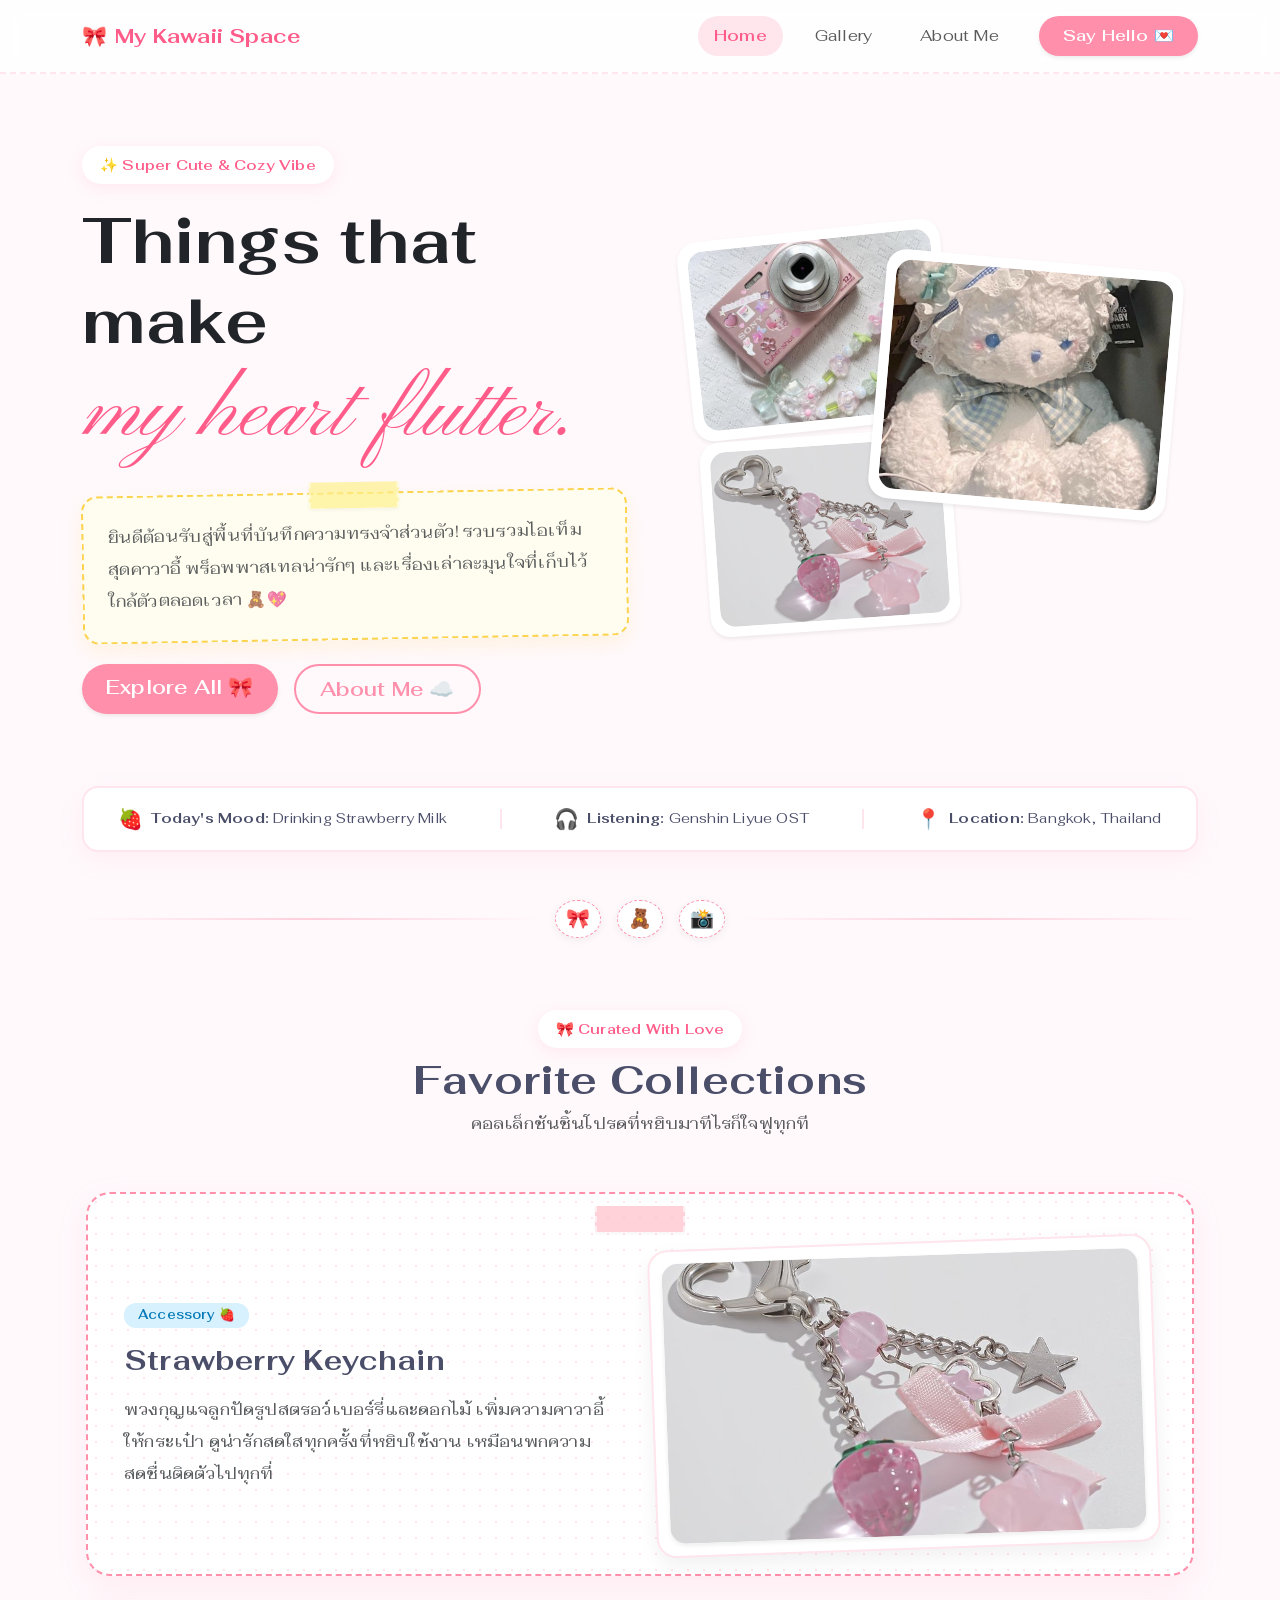
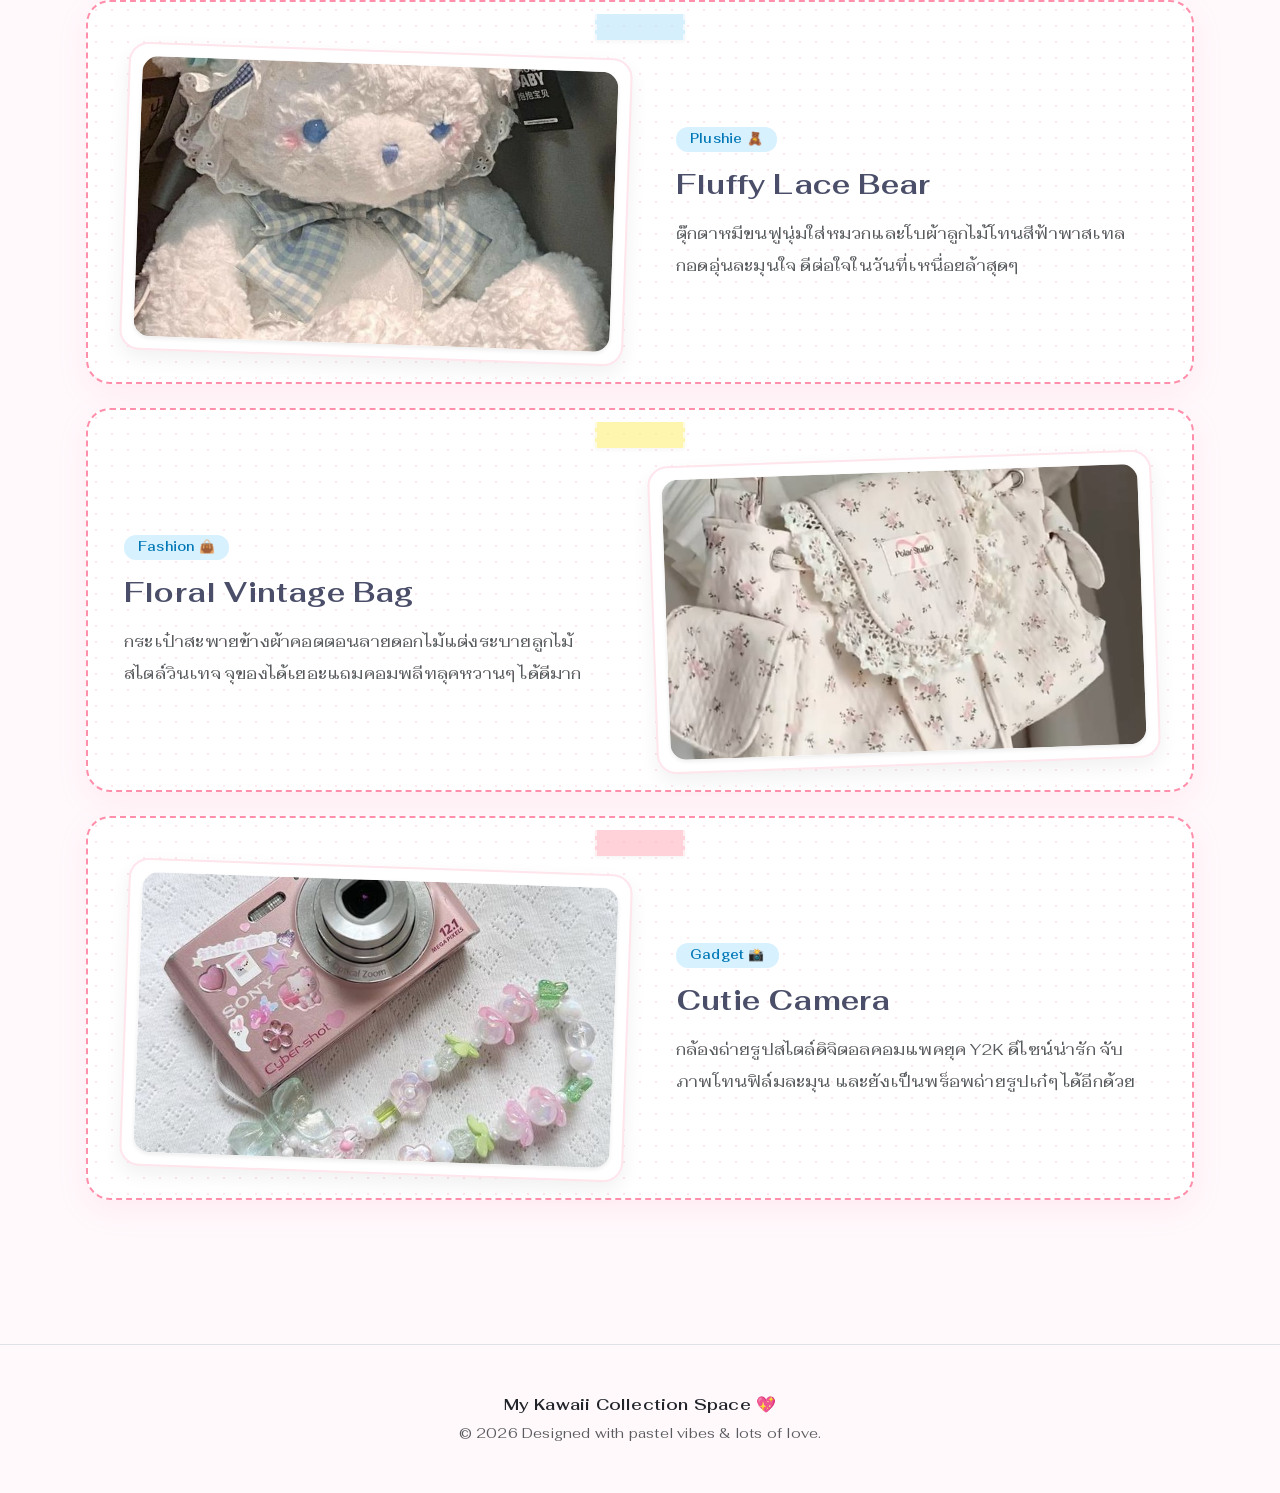
<file: index.html>
<!doctype html>
<html lang="th" data-bs-theme="light">

<head>
    <title>My Kawaii Collection ✨</title>
    <meta charset="utf-8" />
    <meta name="viewport" content="width=device-width, initial-scale=1" />

    <!-- Bootstrap CSS v5.3.8 -->
    <link href="https://cdn.jsdelivr.net/npm/bootstrap@5.3.8/dist/css/bootstrap.min.css" rel="stylesheet"
        integrity="sha384-sRIl4kxILFvY47J16cr9ZwB07vP4J8+LH7qKQnuqkuIAvNWLzeN8tE5YBujZqJLB" crossorigin="anonymous" />

    <!-- Google Fonts: Fahkwang & Pinyon Script -->
    <link rel="preconnect" href="https://fonts.googleapis.com">
    <link rel="preconnect" href="https://fonts.gstatic.com" crossorigin>
    <link
        href="https://fonts.googleapis.com/css2?family=Fahkwang:ital,wght@0,200;0,300;0,400;0,500;0,600;0,700;1,200;1,300;1,400;1,500;1,600;1,700&family=Pinyon+Script&display=swap"
        rel="stylesheet">
    <!-- Custom CSS -->
    <link rel="stylesheet" href="style.css" />
</head>

<body id="top">

    <!-- CUTIE NAVBAR -->
    <nav class="navbar navbar-expand-md navbar-light sticky-top py-3">
        <div class="container">
            <a class="navbar-brand fw-bold text-pink d-flex align-items-center gap-2" href="index.html">
                <span class="fs-5">🎀</span> My Kawaii Space
            </a>
            <button class="navbar-toggler border-0 shadow-none" type="button" data-bs-toggle="collapse"
                data-bs-target="#navbarNav" aria-controls="navbarNav" aria-expanded="false"
                aria-label="Toggle navigation">
                <span class="navbar-toggler-icon"></span>
            </button>
            <div class="collapse navbar-collapse justify-content-end" id="navbarNav">
                <ul class="navbar-nav align-items-md-center gap-3">
                    <li class="nav-item">
                        <a class="nav-link active fw-semibold text-pink px-3 py-2 rounded-pill bg-pink-light"
                            href="index.html">Home</a>
                    </li>
                    <li class="nav-item">
                        <a class="nav-link px-3 py-2" href="gallery.html">Gallery</a>
                    </li>
                    <li class="nav-item">
                        <a class="nav-link px-3 py-2" href="about.html">About Me</a>
                    </li>
                    <li class="nav-item ms-md-2">
                        <a class="btn btn-pastel px-4 py-2 rounded-pill shadow-sm" href="contact.html">Say Hello 💌</a>
                    </li>
                </ul>
            </div>
        </div>
    </nav>

    <!-- HERO SECTION (Scrapbook Style) -->
    <header class="hero-kawaii py-5">
        <div class="container py-4">
            <div class="row align-items-center gy-5">
                <div class="col-lg-6 text-lg-start text-center">
                    <span class="badge-bubble mb-3">✨ Super Cute & Cozy Vibe</span>

                    <!-- Title -->
                    <h1 class="display-3 fw-bold text-dark mb-4 lh-sm">
                        Things that make <br>
                        <span class="font-pinyon text-pink-highlight" style="font-size: 1.35em;">my heart
                            flutter.</span>
                    </h1>

                    <!-- Sticky Note Scrapbook Box -->
                    <div class="scrapbook-sticky-note p-4 mb-4 position-relative">
                        <div class="washi-tape tape-yellow"></div>
                        <p class="text-muted mb-0 lh-lg">
                            ยินดีต้อนรับสู่พื้นที่บันทึกความทรงจำส่วนตัว! รวบรวมไอเท็มสุดคาวาอี้ พร็อพพาสเทลน่ารักๆ
                            และเรื่องเล่าละมุนใจที่เก็บไว้ใกล้ตัวตลอดเวลา 🧸💖
                        </p>
                    </div>

                    <!-- Action Buttons -->
                    <div class="d-flex justify-content-center justify-content-lg-start gap-3">
                        <a href="gallery.html" class="btn btn-pastel btn-lg shadow-sm px-4">Explore All 🎀</a>
                        <a href="about.html" class="btn btn-outline-custom btn-lg px-4">About Me ☁️</a>
                    </div>
                </div>

                <!-- Floating Collage -->
                <div class="col-lg-6">
                    <div class="kawaii-grid-box position-relative mx-auto">
                        <div class="floating-card card-1 shadow-sm">
                            <img src="images/camera.jpg" alt="Camera" class="img-fluid rounded-4">
                        </div>
                        <div class="floating-card card-2 shadow-sm">
                            <img src="images/bear.jpg" alt="Bear" class="img-fluid rounded-4">
                        </div>
                        <div class="floating-card card-3 shadow-sm">
                            <img src="images/keychain.jpg" alt="Keychain" class="img-fluid rounded-4">
                        </div>
                    </div>
                </div>
            </div>
        </div>
    </header>

    <!-- TODAY'S DIARY STATUS WIDGET -->
    <section class="container mb-5">
        <div
            class="diary-status-bar p-3 rounded-4 d-flex flex-wrap align-items-center justify-content-around text-center gap-3">
            <div class="d-flex align-items-center gap-2">
                <span class="fs-5">🍓</span>
                <span><strong>Today's Mood:</strong> Drinking Strawberry Milk</span>
            </div>
            <div class="diary-divider d-none d-md-block"></div>
            <div class="d-flex align-items-center gap-2">
                <span class="fs-5">🎧</span>
                <span><strong>Listening:</strong> Genshin Liyue OST</span>
            </div>
            <div class="diary-divider d-none d-md-block"></div>
            <div class="d-flex align-items-center gap-2">
                <span class="fs-5">📍</span>
                <span><strong>Location:</strong> Bangkok, Thailand</span>
            </div>
        </div>
    </section>

    <!-- STICKER STAMP DIVIDER -->
    <div class="container text-center my-4">
        <div class="stamp-divider d-flex align-items-center justify-content-center gap-3">
            <span class="stamp-line"></span>
            <span class="stamp-icon">🎀</span>
            <span class="stamp-icon">🧸</span>
            <span class="stamp-icon">📸</span>
            <span class="stamp-line"></span>
        </div>
    </div>

    <!-- MAIN CONTENT / COLLECTION SECTIONS -->
    <main class="container py-5">

        <div class="text-center mb-5 pb-3">
            <span class="badge-bubble mb-2">🎀 Curated With Love</span>
            <h2 class="fw-bold display-6">Favorite Collections</h2>
            <p class="text-muted">คอลเล็กชันชิ้นโปรดที่หยิบมาทีไรก็ใจฟูทุกที</p>
        </div>

        <!-- Item 1: พวงกุญแจ -->
        <section class="row align-items-center mb-5 gy-4 p-4 card-custom mx-1 position-relative">
            <div class="washi-tape tape-pink"></div>
            <div class="col-lg-6">
                <div class="pe-lg-4">
                    <span class="badge badge-tag mb-3">Accessory 🍓</span>
                    <h3 class="fw-bold mb-3">Strawberry Keychain</h3>
                    <p class="text-muted mb-0 lh-lg">
                        พวงกุญแจลูกปัดรูปสตรอว์เบอร์รี่และดอกไม้ เพิ่มความคาวาอี้ให้กระเป๋า
                        ดูน่ารักสดใสทุกครั้งที่หยิบใช้งาน เหมือนพกความสดชื่นติดตัวไปทุกที่
                    </p>
                </div>
            </div>
            <div class="col-lg-6 text-center">
                <div class="scrapbook-img-frame card-tilt-left">
                    <img src="images/keychain.jpg" class="img-fluid rounded-4 shadow-sm w-100 item-img"
                        alt="Strawberry Keychain">
                </div>
            </div>
        </section>

        <!-- Item 2: ตุ๊กตาหมี -->
        <section class="row align-items-center mb-5 gy-4 flex-lg-row-reverse p-4 card-custom mx-1 position-relative">
            <div class="washi-tape tape-blue"></div>
            <div class="col-lg-6">
                <div class="ps-lg-4">
                    <span class="badge badge-tag mb-3">Plushie 🧸</span>
                    <h3 class="fw-bold mb-3">Fluffy Lace Bear</h3>
                    <p class="text-muted mb-0 lh-lg">
                        ตุ๊กตาหมีขนฟูนุ่มใส่หมวกและโบผ้าลูกไม้โทนสีฟ้าพาสเทล กอดอุ่นละมุนใจ
                        ดีต่อใจในวันที่เหนื่อยล้าสุดๆ
                    </p>
                </div>
            </div>
            <div class="col-lg-6 text-center">
                <div class="scrapbook-img-frame card-tilt-right">
                    <img src="images/bear.jpg" class="img-fluid rounded-4 shadow-sm w-100 item-img"
                        alt="Fluffy Lace Bear">
                </div>
            </div>
        </section>

        <!-- Item 3: กระเป๋าผ้า -->
        <section class="row align-items-center mb-5 gy-4 p-4 card-custom mx-1 position-relative">
            <div class="washi-tape tape-yellow"></div>
            <div class="col-lg-6">
                <div class="pe-lg-4">
                    <span class="badge badge-tag mb-3">Fashion 👜</span>
                    <h3 class="fw-bold mb-3">Floral Vintage Bag</h3>
                    <p class="text-muted mb-0 lh-lg">
                        กระเป๋าสะพายข้างผ้าคอตตอนลายดอกไม้แต่งระบายลูกไม้สไตล์วินเทจ จุของได้เยอะแถมคอมพลีทลุคหวานๆ
                        ได้ดีมาก
                    </p>
                </div>
            </div>
            <div class="col-lg-6 text-center">
                <div class="scrapbook-img-frame card-tilt-left">
                    <img src="images/bag.jpg" class="img-fluid rounded-4 shadow-sm w-100 item-img"
                        alt="Floral Vintage Bag">
                </div>
            </div>
        </section>

        <!-- Item 4: กล้องถ่ายรูป -->
        <section class="row align-items-center mb-5 gy-4 flex-lg-row-reverse p-4 card-custom mx-1 position-relative">
            <div class="washi-tape tape-pink"></div>
            <div class="col-lg-6">
                <div class="ps-lg-4">
                    <span class="badge badge-tag mb-3">Gadget 📸</span>
                    <h3 class="fw-bold mb-3">Cutie Camera</h3>
                    <p class="text-muted mb-0 lh-lg">
                        กล้องถ่ายรูปสไตล์ดิจิตอลคอมแพคยุค Y2K ดีไซน์น่ารัก จับภาพโทนฟิล์มละมุน
                        และยังเป็นพร็อพถ่ายรูปเก๋ๆ ได้อีกด้วย
                    </p>
                </div>
            </div>
            <div class="col-lg-6 text-center">
                <div class="scrapbook-img-frame card-tilt-right">
                    <img src="images/camera.jpg" class="img-fluid rounded-4 shadow-sm w-100 item-img"
                        alt="Cutie Camera">
                </div>
            </div>
        </section>

    </main>

    <!-- FOOTER -->
    <footer class="site-footer py-5 text-center text-muted border-top mt-5">
        <div class="container">
            <p class="mb-1 fw-semibold text-dark">My Kawaii Collection Space 💖</p>
            <small>© 2026 Designed with pastel vibes & lots of love.</small>
        </div>
    </footer>

    <!-- Bootstrap JS -->
    <script src="https://cdn.jsdelivr.net/npm/bootstrap@5.3.8/dist/js/bootstrap.bundle.min.js"
        integrity="sha384-QF6j5Q6k5Q6k5Q6k5Q6k5Q6k5Q6k5Q6k5Q6k5Q6k5Q6k5Q6k5Q6k5Q6k5Q6k5Q6k5Q"
        crossorigin="anonymous"></script>
</body>

</html>
</file>
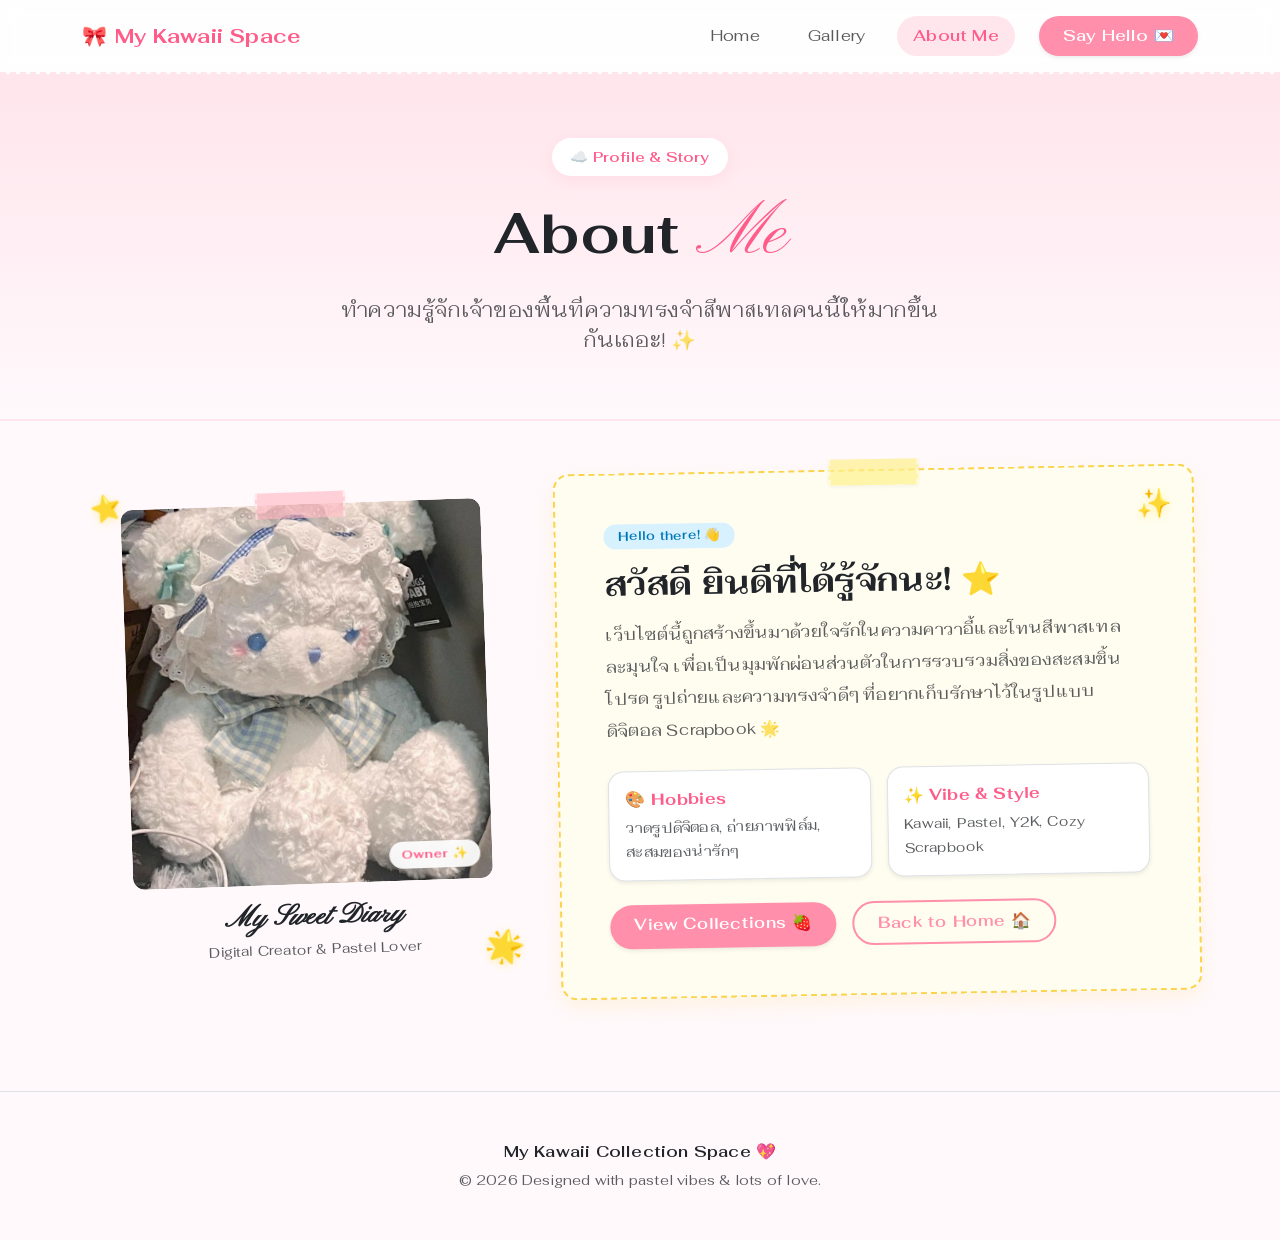
<file: about.html>
<!doctype html>
<html lang="th" data-bs-theme="light">

<head>
    <title>About Me | My Kawaii Collection ✨</title>
    <meta charset="utf-8" />
    <meta name="viewport" content="width=device-width, initial-scale=1" />

    <!-- Bootstrap CSS v5.3.8 -->
    <link href="https://cdn.jsdelivr.net/npm/bootstrap@5.3.8/dist/css/bootstrap.min.css" rel="stylesheet"
        integrity="sha384-sRIl4kxILFvY47J16cr9ZwB07vP4J8+LH7qKQnuqkuIAvNWLzeN8tE5YBujZqJLB" crossorigin="anonymous" />

    <!-- Google Fonts: Fahkwang & Pinyon Script -->
    <link rel="preconnect" href="https://fonts.googleapis.com">
    <link rel="preconnect" href="https://fonts.gstatic.com" crossorigin>
    <link
        href="https://fonts.googleapis.com/css2?family=Fahkwang:ital,wght@0,200;0,300;0,400;0,500;0,600;0,700;1,200;1,300;1,400;1,500;1,600;1,700&family=Pinyon+Script&display=swap"
        rel="stylesheet">
    <!-- Custom CSS -->
    <link rel="stylesheet" href="style.css" />
</head>

<body id="top">

    <!-- CUTIE NAVBAR -->
    <nav class="navbar navbar-expand-md navbar-light sticky-top py-3">
        <div class="container">
            <a class="navbar-brand fw-bold text-pink d-flex align-items-center gap-2" href="index.html">
                <span class="fs-5">🎀</span> My Kawaii Space
            </a>
            <button class="navbar-toggler border-0 shadow-none" type="button" data-bs-toggle="collapse"
                data-bs-target="#navbarNav" aria-controls="navbarNav" aria-expanded="false"
                aria-label="Toggle navigation">
                <span class="navbar-toggler-icon"></span>
            </button>
            <div class="collapse navbar-collapse justify-content-end" id="navbarNav">
                <ul class="navbar-nav align-items-md-center gap-3">
                    <li class="nav-item">
                        <a class="nav-link px-3 py-2" href="index.html">Home</a>
                    </li>
                    <li class="nav-item">
                        <a class="nav-link px-3 py-2" href="gallery.html">Gallery</a>
                    </li>
                    <li class="nav-item">
                        <a class="nav-link active fw-semibold text-pink px-3 py-2 rounded-pill bg-pink-light"
                            href="about.html">About Me</a>
                    </li>
                    <li class="nav-item ms-md-2">
                        <a class="btn btn-pastel px-4 py-2 rounded-pill shadow-sm" href="contact.html">Say Hello 💌</a>
                    </li>
                </ul>
            </div>
        </div>
    </nav>

    <!-- ABOUT HERO SECTION -->
    <header class="gallery-hero py-5 text-center">
        <div class="container py-3">
            <span class="badge-bubble mb-3">☁️ Profile & Story</span>
            <h1 class="display-4 fw-bold text-dark mb-3">
                About <span class="font-pinyon text-pink-highlight" style="font-size: 1.3em;">Me</span>
            </h1>
            <p class="lead text-muted mx-auto max-w-600 mb-0">
                ทำความรู้จักเจ้าของพื้นที่ความทรงจำสีพาสเทลคนนี้ให้มากขึ้นกันเถอะ! ✨
            </p>
        </div>
    </header>

    <!-- MAIN ABOUT CONTENT -->
    <main class="container py-5">
        <div class="row align-items-center gy-5 justify-content-center">

            <!-- ฝั่งซ้าย: รูปโปรไฟล์สไตล์โพลารอยด์แปะดาววิ้งๆ -->
            <div class="col-lg-5 text-center position-relative">
                <!-- สติ๊กเกอร์ดาวลอยตกแต่งรอบๆ -->
                <span class="star-sticker star-top-left">⭐</span>
                <span class="star-sticker star-bottom-right">🌟</span>

                <div class="scrapbook-card card-tilt-left mx-auto" style="max-width: 360px;">
                    <div class="washi-tape tape-pink"></div>
                    <div class="card-img-frame" style="height: 380px;">
                        <img src="images/bear.jpg" class="card-img" alt="Profile Picture">
                        <span class="sticker-tag">Owner ✨</span>
                    </div>
                    <div class="card-caption pt-3">
                        <h4 class="fw-bold text-dark mb-1 font-pinyon" style="font-size: 1.8rem;">My Sweet Diary</h4>
                        <p class="text-muted small mb-0">Digital Creator & Pastel Lover</p>
                    </div>
                </div>
            </div>

            <!-- ฝั่งขวา: กล่องข้อความไดอารี่แนะนำตัว -->
            <div class="col-lg-7">
                <div class="scrapbook-sticky-note p-4 p-md-5 position-relative">
                    <div class="washi-tape tape-yellow"></div>

                    <!-- สติ๊กเกอร์ดาวแปะมุมกระดาษโน้ต -->
                    <span class="star-sticker star-sticky-corner">✨</span>

                    <span class="badge badge-tag mb-3">Hello there! 👋</span>
                    <h2 class="fw-bold text-dark mb-3">สวัสดี ยินดีที่ได้รู้จักนะ! ⭐</h2>

                    <p class="text-muted lh-lg mb-4">
                        เว็บไซต์นี้ถูกสร้างขึ้นมาด้วยใจรักในความคาวาอี้และโทนสีพาสเทลละมุนใจ
                        เพื่อเป็นมุมพักผ่อนส่วนตัวในการรวบรวมสิ่งของสะสมชิ้นโปรด รูปถ่ายและความทรงจำดีๆ
                        ที่อยากเก็บรักษาไว้ในรูปแบบดิจิตอล Scrapbook 🌟
                    </p>

                    <!-- รายละเอียดจุกจิกน่ารักๆ -->
                    <div class="row g-3 mb-4">
                        <div class="col-sm-6">
                            <div class="p-3 bg-white rounded-4 border border-pink-light shadow-sm">
                                <span class="d-block text-pink fw-bold mb-1">🎨 Hobbies</span>
                                <span class="text-muted small">วาดรูปดิจิตอล, ถ่ายภาพฟิล์ม, สะสมของน่ารักๆ</span>
                            </div>
                        </div>
                        <div class="col-sm-6">
                            <div class="p-3 bg-white rounded-4 border border-pink-light shadow-sm">
                                <span class="d-block text-pink fw-bold mb-1">✨ Vibe & Style</span>
                                <span class="text-muted small">Kawaii, Pastel, Y2K, Cozy Scrapbook</span>
                            </div>
                        </div>
                    </div>

                    <div class="d-flex gap-3">
                        <a href="gallery.html" class="btn btn-pastel px-4 py-2 shadow-sm">View Collections 🍓</a>
                        <a href="index.html" class="btn btn-outline-custom px-4 py-2">Back to Home 🏠</a>
                    </div>
                </div>
            </div>

        </div>
    </main>

    <!-- FOOTER -->
    <footer class="site-footer py-5 text-center text-muted border-top mt-5">
        <div class="container">
            <p class="mb-1 fw-semibold text-dark">My Kawaii Collection Space 💖</p>
            <small>© 2026 Designed with pastel vibes & lots of love.</small>
        </div>
    </footer>

    <!-- Bootstrap JS -->
    <script src="https://cdn.jsdelivr.net/npm/bootstrap@5.3.8/dist/js/bootstrap.bundle.min.js"
        integrity="sha384-QF6j5Q6k5Q6k5Q6k5Q6k5Q6k5Q6k5Q6k5Q6k5Q6k5Q6k5Q6k5Q6k5Q6k5Q6k5Q6k5Q"
        crossorigin="anonymous"></script>
</body>

</html>
</file>
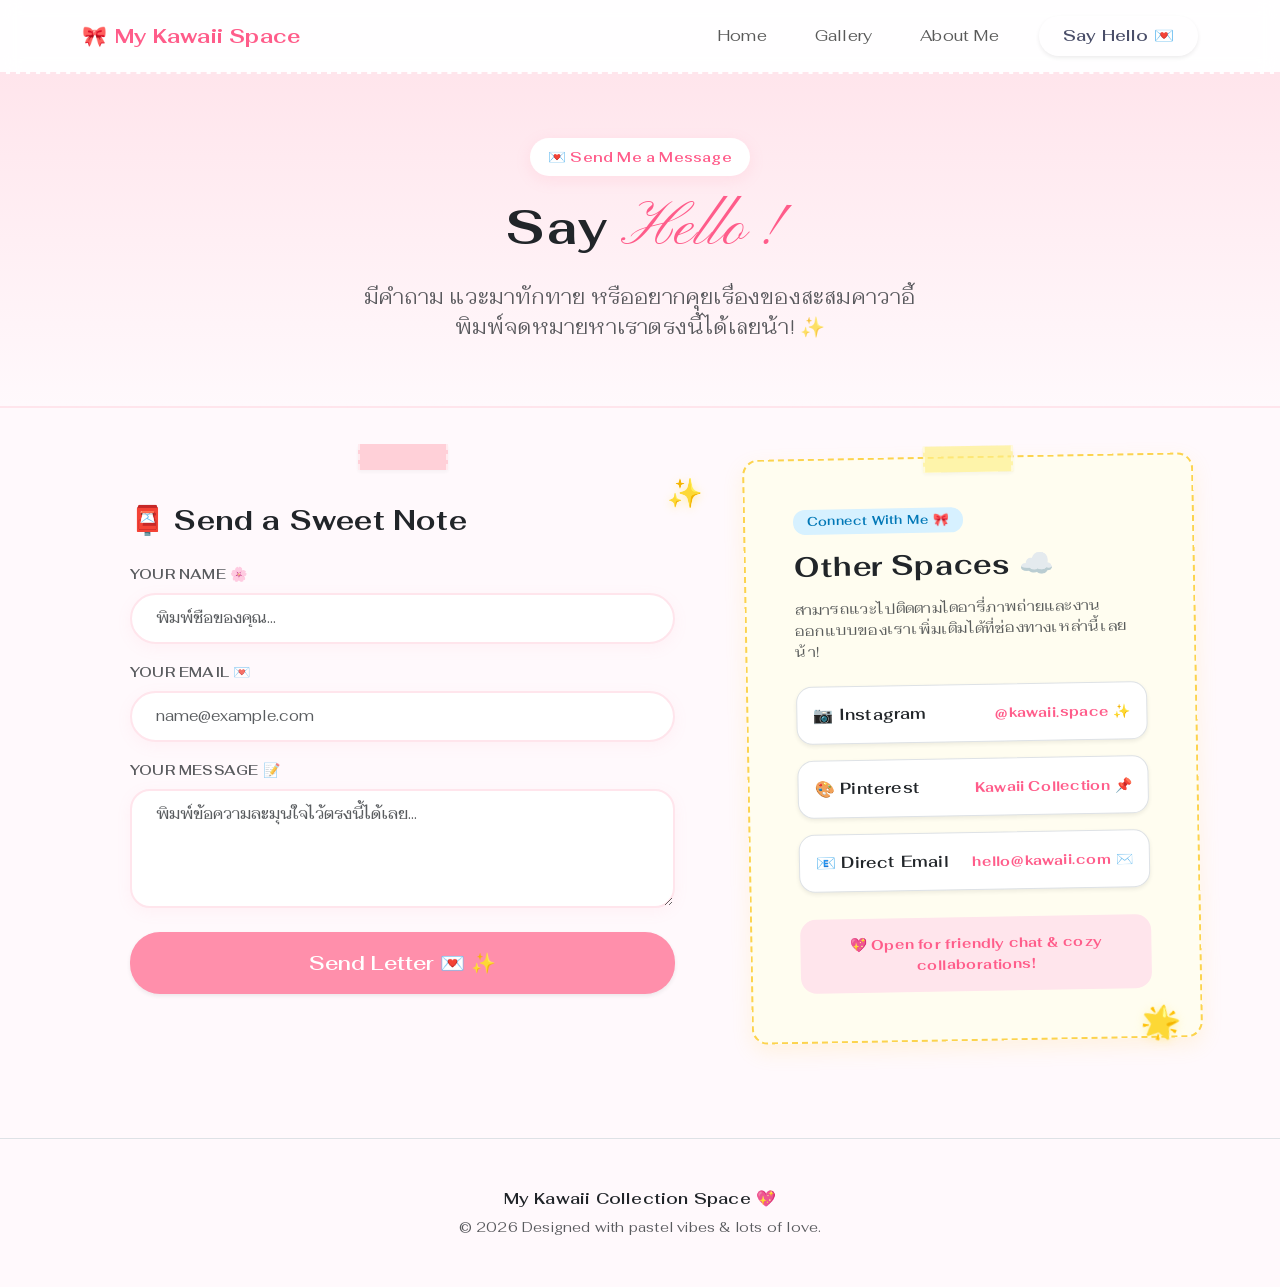
<file: contact.html>
<!doctype html>
<html lang="th" data-bs-theme="light">

<head>
    <title>Say Hello | My Kawaii Collection ✨</title>
    <meta charset="utf-8" />
    <meta name="viewport" content="width=device-width, initial-scale=1" />

    <!-- Bootstrap CSS v5.3.8 -->
    <link href="https://cdn.jsdelivr.net/npm/bootstrap@5.3.8/dist/css/bootstrap.min.css" rel="stylesheet"
        integrity="sha384-sRIl4kxILFvY47J16cr9ZwB07vP4J8+LH7qKQnuqkuIAvNWLzeN8tE5YBujZqJLB" crossorigin="anonymous" />

    <!-- Google Fonts: Fahkwang & Pinyon Script -->
    <link rel="preconnect" href="https://fonts.googleapis.com">
    <link rel="preconnect" href="https://fonts.gstatic.com" crossorigin>
    <link
        href="https://fonts.googleapis.com/css2?family=Fahkwang:ital,wght@0,200;0,300;0,400;0,500;0,600;0,700;1,200;1,300;1,400;1,500;1,600;1,700&family=Pinyon+Script&display=swap"
        rel="stylesheet">
    <!-- Custom CSS -->
    <link rel="stylesheet" href="style.css" />
</head>

<body id="top">

    <!-- CUTIE NAVBAR -->
    <nav class="navbar navbar-expand-md navbar-light sticky-top py-3">
        <div class="container">
            <a class="navbar-brand fw-bold text-pink d-flex align-items-center gap-2" href="index.html">
                <span class="fs-5">🎀</span> My Kawaii Space
            </a>
            <button class="navbar-toggler border-0 shadow-none" type="button" data-bs-toggle="collapse"
                data-bs-target="#navbarNav" aria-controls="navbarNav" aria-expanded="false"
                aria-label="Toggle navigation">
                <span class="navbar-toggler-icon"></span>
            </button>
            <div class="collapse navbar-collapse justify-content-end" id="navbarNav">
                <ul class="navbar-nav align-items-md-center gap-3">
                    <li class="nav-item">
                        <a class="nav-link px-3 py-2" href="index.html">Home</a>
                    </li>
                    <li class="nav-item">
                        <a class="nav-link px-3 py-2" href="gallery.html">Gallery</a>
                    </li>
                    <li class="nav-item">
                        <a class="nav-link px-3 py-2" href="about.html">About Me</a>
                    </li>
                    <li class="nav-item ms-md-2">
                        <a class="btn btn-pastel px-4 py-2 rounded-pill shadow-sm active" href="contact.html">Say Hello
                            💌</a>
                    </li>
                </ul>
            </div>
        </div>
    </nav>

    <!-- CONTACT HERO SECTION -->
    <header class="gallery-hero py-5 text-center">
        <div class="container py-3">
            <span class="badge-bubble mb-3">💌 Send Me a Message</span>
            <h1 class="display-5 fw-bold text-dark mb-3">
                Say <span class="font-pinyon text-pink-highlight" style="font-size: 1.3em;">Hello !</span>
            </h1>
            <p class="lead text-muted mx-auto max-w-600 mb-0">
                มีคำถาม แวะมาทักทาย หรืออยากคุยเรื่องของสะสมคาวาอี้ พิมพ์จดหมายหาเราตรงนี้ได้เลยน้า! ✨
            </p>
        </div>
    </header>

    <!-- MAIN CONTACT CONTENT -->
    <main class="container py-5">
        <div class="row gy-5 justify-content-center align-items-stretch">

            <!-- ฝั่งซ้าย: ฟอร์มส่งจดหมายสไตล์ Scrapbook Envelope -->
            <div class="col-lg-7">
                <div class="scrapbook-card p-4 p-md-5 position-relative h-100">
                    <div class="washi-tape tape-pink"></div>
                    <span class="star-sticker star-sticky-corner">✨</span>

                    <h3 class="fw-bold text-dark mb-4 d-flex align-items-center gap-2">
                        <span>📮 Send a Sweet Note</span>
                    </h3>

                    <form onsubmit="event.preventDefault(); alert('ส่งข้อความเรียบร้อยแล้วน้า! 💖');">
                        <div class="mb-3">
                            <label for="userName" class="form-label fw-semibold text-muted small">YOUR NAME 🌸</label>
                            <input type="text" class="form-control search-input" id="userName"
                                placeholder="พิมพ์ชื่อของคุณ..." required>
                        </div>

                        <div class="mb-3">
                            <label for="userEmail" class="form-label fw-semibold text-muted small">YOUR EMAIL 💌</label>
                            <input type="email" class="form-control search-input" id="userEmail"
                                placeholder="name@example.com" required>
                        </div>

                        <div class="mb-4">
                            <label for="userMessage" class="form-label fw-semibold text-muted small">YOUR MESSAGE
                                📝</label>
                            <textarea class="form-control search-input" id="userMessage" rows="4"
                                style="border-radius: 20px;" placeholder="พิมพ์ข้อความละมุนใจไว้ตรงนี้ได้เลย..."
                                required></textarea>
                        </div>

                        <button type="submit" class="btn btn-pastel btn-lg w-100 py-3 shadow-sm">
                            Send Letter 💌 ✨
                        </button>
                    </form>
                </div>
            </div>

            <!-- ฝั่งขวา: ช่องทาง Social Media สไตล์โน้ตแฮนด์เมด -->
            <div class="col-lg-5">
                <div
                    class="scrapbook-sticky-note p-4 p-md-5 position-relative h-100 d-flex flex-column justify-content-between">
                    <div class="washi-tape tape-yellow"></div>
                    <span class="star-sticker star-bottom-right">🌟</span>

                    <div>
                        <span class="badge badge-tag mb-3">Connect With Me 🎀</span>
                        <h3 class="fw-bold text-dark mb-3">Other Spaces ☁️</h3>
                        <p class="text-muted small mb-4">
                            สามารถแวะไปติดตามไดอารี่ภาพถ่ายและงานออกแบบของเราเพิ่มเติมได้ที่ช่องทางเหล่านี้เลยน้า!
                        </p>

                        <div class="d-flex flex-column gap-3 mb-4">
                            <a href="#"
                                class="p-3 bg-white rounded-4 border border-pink-light shadow-sm text-decoration-none d-flex align-items-center justify-content-between text-dark">
                                <span class="fw-semibold">📷 Instagram</span>
                                <span class="text-pink small fw-bold">@kawaii.space ✨</span>
                            </a>
                            <a href="#"
                                class="p-3 bg-white rounded-4 border border-pink-light shadow-sm text-decoration-none d-flex align-items-center justify-content-between text-dark">
                                <span class="fw-semibold">🎨 Pinterest</span>
                                <span class="text-pink small fw-bold">Kawaii Collection 📌</span>
                            </a>
                            <a href="#"
                                class="p-3 bg-white rounded-4 border border-pink-light shadow-sm text-decoration-none d-flex align-items-center justify-content-between text-dark">
                                <span class="fw-semibold">📧 Direct Email</span>
                                <span class="text-pink small fw-bold">hello@kawaii.com ✉️</span>
                            </a>
                        </div>
                    </div>

                    <div class="p-3 bg-pink-light rounded-4 text-center">
                        <p class="mb-0 small text-pink fw-bold">
                            💖 Open for friendly chat & cozy collaborations!
                        </p>
                    </div>

                </div>
            </div>

        </div>
    </main>

    <!-- FOOTER -->
    <footer class="site-footer py-5 text-center text-muted border-top mt-5">
        <div class="container">
            <p class="mb-1 fw-semibold text-dark">My Kawaii Collection Space 💖</p>
            <small>© 2026 Designed with pastel vibes & lots of love.</small>
        </div>
    </footer>

    <!-- Bootstrap JS -->
    <script src="https://cdn.jsdelivr.net/npm/bootstrap@5.3.8/dist/js/bootstrap.bundle.min.js"
        integrity="sha384-QF6j5Q6k5Q6k5Q6k5Q6k5Q6k5Q6k5Q6k5Q6k5Q6k5Q6k5Q6k5Q6k5Q6k5Q6k5Q6k5Q"
        crossorigin="anonymous"></script>
</body>

</html>
</file>
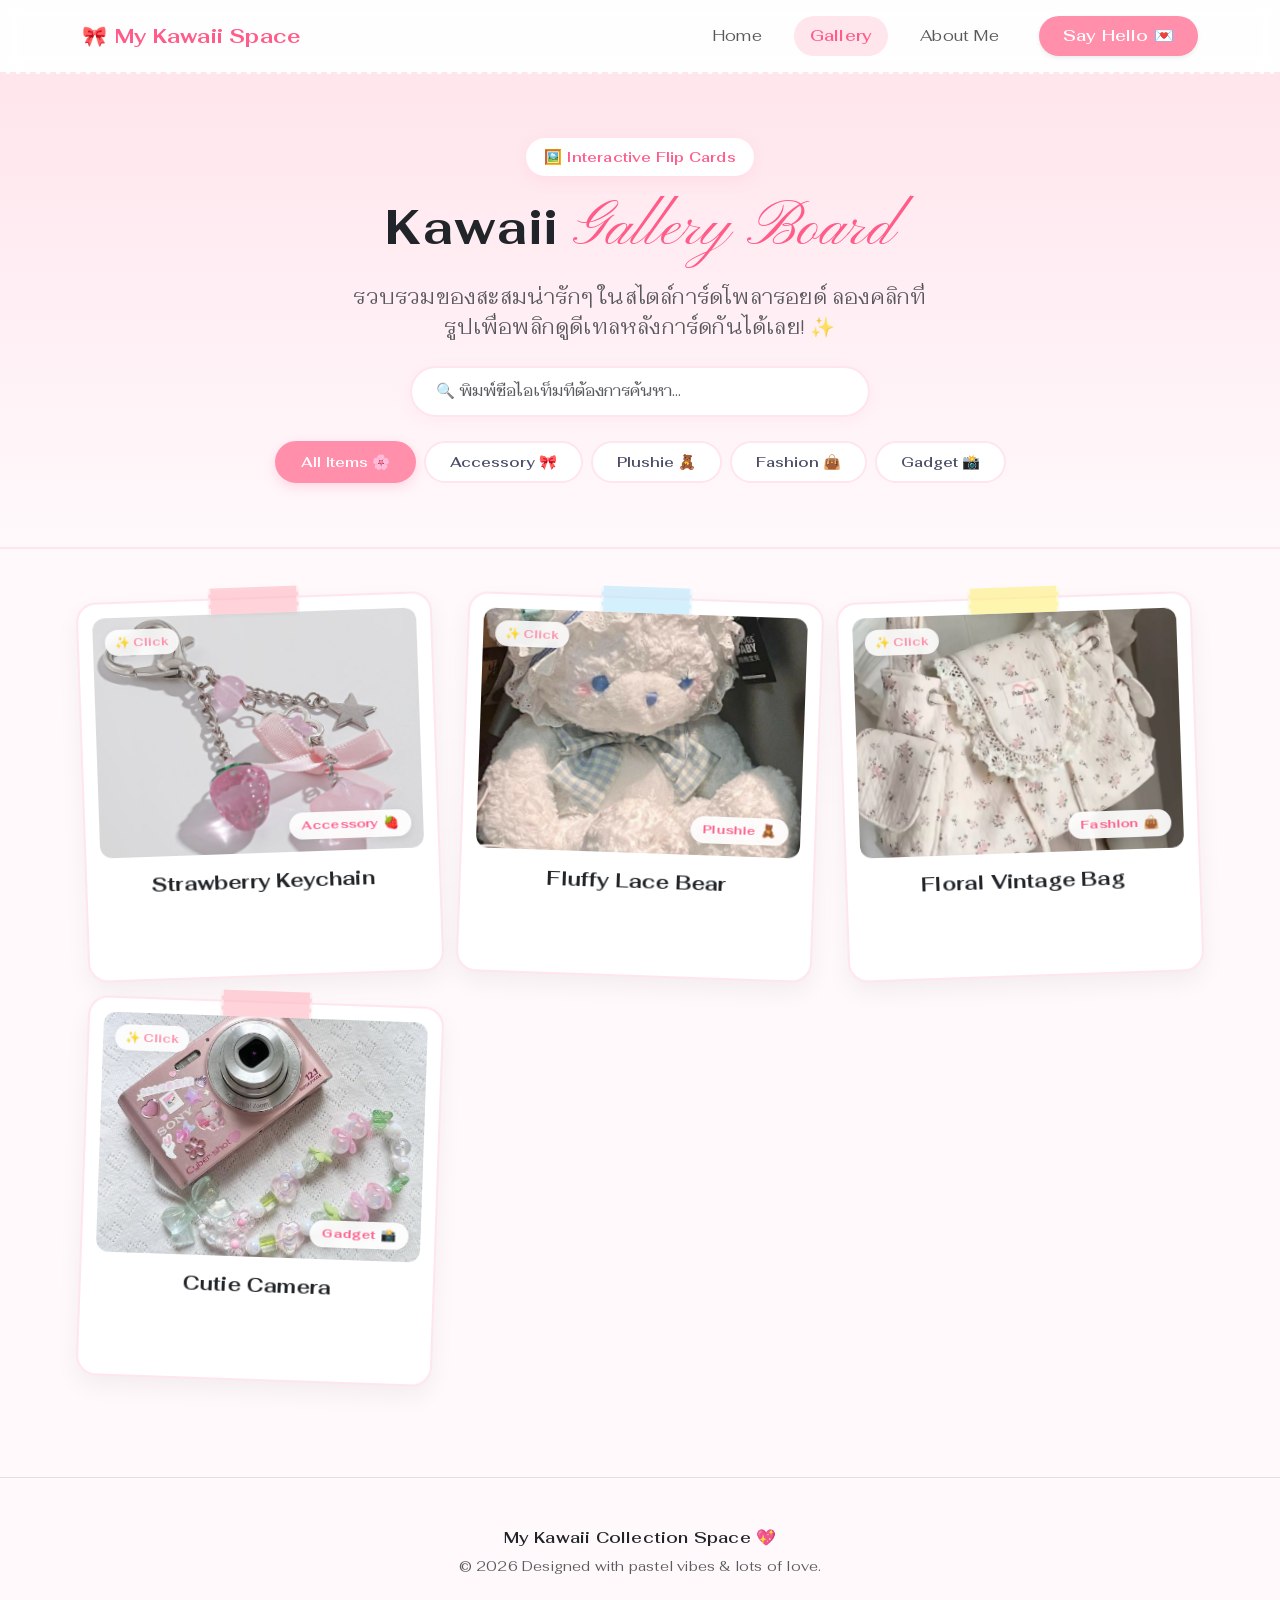
<file: gallery.html>
<!doctype html>
<html lang="th" data-bs-theme="light">

<head>
    <title>Gallery | My Kawaii Collection ✨</title>
    <meta charset="utf-8" />
    <meta name="viewport" content="width=device-width, initial-scale=1" />

    <!-- Bootstrap CSS v5.3.8 -->
    <link href="https://cdn.jsdelivr.net/npm/bootstrap@5.3.8/dist/css/bootstrap.min.css" rel="stylesheet"
        integrity="sha384-sRIl4kxILFvY47J16cr9ZwB07vP4J8+LH7qKQnuqkuIAvNWLzeN8tE5YBujZqJLB" crossorigin="anonymous" />
    <link rel="stylesheet" href="style.css" />
    <!-- Google Fonts: Fahkwang & Pinyon Script -->
    <link rel="preconnect" href="https://fonts.googleapis.com">
    <link rel="preconnect" href="https://fonts.gstatic.com" crossorigin>
    <link
        href="https://fonts.googleapis.com/css2?family=Fahkwang:ital,wght@0,200;0,300;0,400;0,500;0,600;0,700;1,200;1,300;1,400;1,500;1,600;1,700&family=Pinyon+Script&display=swap"
        rel="stylesheet">
</head>

<body id="top">

    <!-- CUTIE NAVBAR -->
    <nav class="navbar navbar-expand-md navbar-light sticky-top py-3">
        <div class="container">
            <a class="navbar-brand fw-bold text-pink d-flex align-items-center gap-2" href="index.html">
                <span class="fs-5">🎀</span> My Kawaii Space
            </a>
            <button class="navbar-toggler border-0 shadow-none" type="button" data-bs-toggle="collapse"
                data-bs-target="#navbarNav" aria-controls="navbarNav" aria-expanded="false"
                aria-label="Toggle navigation">
                <span class="navbar-toggler-icon"></span>
            </button>
            <div class="collapse navbar-collapse justify-content-end" id="navbarNav">
                <ul class="navbar-nav align-items-md-center gap-3">
                    <li class="nav-item">
                        <a class="nav-link px-3 py-2" href="index.html">Home</a>
                    </li>
                    <li class="nav-item">
                        <a class="nav-link active fw-semibold text-pink px-3 py-2 rounded-pill bg-pink-light"
                            href="gallery.html">Gallery</a>
                    </li>
                    <li class="nav-item">
                        <a class="nav-link px-3 py-2" href="about.html">About Me</a>
                    </li>
                    <li class="nav-item ms-md-2">
                        <a class="btn btn-pastel px-4 py-2 rounded-pill shadow-sm" href="contact.html">Say Hello 💌</a>
                    </li>
                </ul>
            </div>
        </div>
    </nav>

    <!-- HEADER / GALLERY HERO & INTERACTIVE SEARCH -->
    <section class="gallery-hero py-5 text-center">
        <div class="container py-3">
            <span class="badge-bubble mb-3">🖼️ Interactive Flip Cards</span>
            <h1 class="display-5 fw-bold text-dark mb-3">
                Kawaii <span class="font-pinyon text-pink-highlight" style="font-size: 1.3em;">Gallery Board</span>
            </h1>
            <p class="lead text-muted mx-auto max-w-600 mb-4">
                รวบรวมของสะสมน่ารักๆ ในสไตล์การ์ดโพลารอยด์ ลองคลิกที่รูปเพื่อพลิกดูดีเทลหลังการ์ดกันได้เลย! ✨
            </p>

            <!-- Search Bar -->
            <div class="search-box-wrapper mx-auto mb-4">
                <input type="text" id="gallerySearch" class="form-control search-input"
                    placeholder="🔍 พิมพ์ชื่อไอเท็มที่ต้องการค้นหา...">
            </div>

            <!-- Filter Buttons -->
            <div class="d-flex flex-wrap justify-content-center gap-2">
                <button class="btn btn-filter active rounded-pill px-4" data-filter="all">All Items 🌸</button>
                <button class="btn btn-filter rounded-pill px-4" data-filter="Accessory">Accessory 🎀</button>
                <button class="btn btn-filter rounded-pill px-4" data-filter="Plushie">Plushie 🧸</button>
                <button class="btn btn-filter rounded-pill px-4" data-filter="Fashion">Fashion 👜</button>
                <button class="btn btn-filter rounded-pill px-4" data-filter="Gadget">Gadget 📸</button>
            </div>
        </div>
    </section>

    <!-- MAIN GALLERY FLIP CARD BOARD -->
    <main class="container py-5">
        <div class="row g-4" id="galleryContainer">

            <!-- Card 1: Strawberry Keychain -->
            <div class="col-12 col-md-6 col-lg-4 gallery-item-col" data-category="Accessory"
                data-title="Strawberry Keychain">
                <div class="flip-card card-tilt-left" onclick="this.classList.toggle('flipped')">
                    <div class="flip-card-inner">
                        <!-- ด้านหน้าการ์ด (เอาข้อความบอกออก ติดสติ๊กเกอร์มินิมอลแทน) -->
                        <div class="flip-card-front">
                            <div class="washi-tape tape-pink"></div>
                            <div class="card-img-frame">
                                <img src="images/keychain.jpg" class="card-img" alt="Strawberry Keychain">
                                <span class="sticker-tag">Accessory 🍓</span>
                                <span class="flip-hint-badge">✨ Click</span>
                            </div>
                            <div class="card-caption pt-3">
                                <h5 class="fw-bold mb-0 text-dark">Strawberry Keychain</h5>
                            </div>
                        </div>
                        <!-- ด้านหลังการ์ด (จัดระยะห่างสมดุล นุ่มตา) -->
                        <div class="flip-card-back p-4 d-flex flex-column justify-content-between">
                            <div class="washi-tape tape-pink"></div>
                            <div class="card-back-header">
                                <span class="badge-tag mb-2">Accessory 🍓</span>
                                <h4 class="fw-bold text-dark m-0">Strawberry Keychain</h4>
                            </div>
                            <div class="card-back-body py-2">
                                <p class="card-story-text text-muted mb-0">
                                    พวงกุญแจลูกปัดรูปสตรอว์เบอร์รี่สุดคาวาอี้!
                                    เป็นชิ้นงานแฮนด์เมดโทนหวานพาสเทลที่เอาไว้ห้อยกระเป๋าผ้าแล้วเข้ากันสุดๆ
                                    หยิบมามองทีไรก็รู้สึกสดใสทุกที ✨
                                </p>
                            </div>
                            <div class="card-back-footer pt-2">
                                <span class="btn-flip-back rounded-pill px-3 py-1">🔄 Turn back</span>
                            </div>
                        </div>
                    </div>
                </div>
            </div>

            <!-- Card 2: Fluffy Lace Bear -->
            <div class="col-12 col-md-6 col-lg-4 gallery-item-col" data-category="Plushie"
                data-title="Fluffy Lace Bear">
                <div class="flip-card card-tilt-right" onclick="this.classList.toggle('flipped')">
                    <div class="flip-card-inner">
                        <!-- ด้านหน้าการ์ด -->
                        <div class="flip-card-front">
                            <div class="washi-tape tape-blue"></div>
                            <div class="card-img-frame">
                                <img src="images/bear.jpg" class="card-img" alt="Fluffy Lace Bear">
                                <span class="sticker-tag">Plushie 🧸</span>
                                <span class="flip-hint-badge">✨ Click</span>
                            </div>
                            <div class="card-caption pt-3">
                                <h5 class="fw-bold mb-0 text-dark">Fluffy Lace Bear</h5>
                            </div>
                        </div>
                        <!-- ด้านหลังการ์ด -->
                        <div class="flip-card-back p-4 d-flex flex-column justify-content-between">
                            <div class="washi-tape tape-blue"></div>
                            <div class="card-back-header">
                                <span class="badge-tag mb-2">Plushie 🧸</span>
                                <h4 class="fw-bold text-dark m-0">Fluffy Lace Bear</h4>
                            </div>
                            <div class="card-back-body py-2">
                                <p class="card-story-text text-muted mb-0">
                                    น้องหมีขนฟูนุ่มใส่หมวกโบลูกไม้สีฟ้าพาสเทล ชิ้นนี้กอดอุ่นละมุนใจมาก
                                    เป็นของสะสมชิ้นโปรดที่ตั้งไว้บนเตียงคอยฮีลใจในวันที่เหนื่อยล้า 💙
                                </p>
                            </div>
                            <div class="card-back-footer pt-2">
                                <span class="btn-flip-back rounded-pill px-3 py-1">🔄 Turn back</span>
                            </div>
                        </div>
                    </div>
                </div>
            </div>

            <!-- Card 3: Floral Vintage Bag -->
            <div class="col-12 col-md-6 col-lg-4 gallery-item-col" data-category="Fashion"
                data-title="Floral Vintage Bag">
                <div class="flip-card card-tilt-left" onclick="this.classList.toggle('flipped')">
                    <div class="flip-card-inner">
                        <!-- ด้านหน้าการ์ด -->
                        <div class="flip-card-front">
                            <div class="washi-tape tape-yellow"></div>
                            <div class="card-img-frame">
                                <img src="images/bag.jpg" class="card-img" alt="Floral Vintage Bag">
                                <span class="sticker-tag">Fashion 👜</span>
                                <span class="flip-hint-badge">✨ Click</span>
                            </div>
                            <div class="card-caption pt-3">
                                <h5 class="fw-bold mb-0 text-dark">Floral Vintage Bag</h5>
                            </div>
                        </div>
                        <!-- ด้านหลังการ์ด -->
                        <div class="flip-card-back p-4 d-flex flex-column justify-content-between">
                            <div class="washi-tape tape-yellow"></div>
                            <div class="card-back-header">
                                <span class="badge-tag mb-2">Fashion 👜</span>
                                <h4 class="fw-bold text-dark m-0">Floral Vintage Bag</h4>
                            </div>
                            <div class="card-back-body py-2">
                                <p class="card-story-text text-muted mb-0">
                                    กระเป๋าผ้าคอตตอนลายดอกไม้แต่งระบายลูกไม้สไตล์วินเทจใบนี้จุของได้เยอะสุดๆ
                                    แถมช่วยคอมพลีทลุคหวานๆ ในวันสบายๆ ได้ดีมากเลย! 🌸
                                </p>
                            </div>
                            <div class="card-back-footer pt-2">
                                <span class="btn-flip-back rounded-pill px-3 py-1">🔄 Turn back</span>
                            </div>
                        </div>
                    </div>
                </div>
            </div>

            <!-- Card 4: Cutie Camera -->
            <div class="col-12 col-md-6 col-lg-4 gallery-item-col" data-category="Gadget" data-title="Cutie Camera">
                <div class="flip-card card-tilt-right" onclick="this.classList.toggle('flipped')">
                    <div class="flip-card-inner">
                        <!-- ด้านหน้าการ์ด -->
                        <div class="flip-card-front">
                            <div class="washi-tape tape-pink"></div>
                            <div class="card-img-frame">
                                <img src="images/camera.jpg" class="card-img" alt="Cutie Camera">
                                <span class="sticker-tag">Gadget 📸</span>
                                <span class="flip-hint-badge">✨ Click</span>
                            </div>
                            <div class="card-caption pt-3">
                                <h5 class="fw-bold mb-0 text-dark">Cutie Camera</h5>
                            </div>
                        </div>
                        <!-- ด้านหลังการ์ด -->
                        <div class="flip-card-back p-4 d-flex flex-column justify-content-between">
                            <div class="washi-tape tape-pink"></div>
                            <div class="card-back-header">
                                <span class="badge-tag mb-2">Gadget 📸</span>
                                <h4 class="fw-bold text-dark m-0">Cutie Camera</h4>
                            </div>
                            <div class="card-back-body py-2">
                                <p class="card-story-text text-muted mb-0">
                                    กล้องดิจิตอลยุค Y2K ดีไซน์สีชมพูสุดน่ารัก ถ่ายรูปออกมาได้โทนละมุนฟิล์มสุดๆ
                                    แถมยังเอามาแปะสติ๊กเกอร์ใช้เป็นพร็อพถ่ายรูปเก๋ๆ ได้อีกด้วย! 💖
                                </p>
                            </div>
                            <div class="card-back-footer pt-2">
                                <span class="btn-flip-back rounded-pill px-3 py-1">🔄 Turn back</span>
                            </div>
                        </div>
                    </div>
                </div>
            </div>

        </div>
    </main>

    <!-- FOOTER -->
    <footer class="site-footer py-5 text-center text-muted border-top mt-5">
        <div class="container">
            <p class="mb-1 fw-semibold text-dark">My Kawaii Collection Space 💖</p>
            <small>© 2026 Designed with pastel vibes & lots of love.</small>
        </div>
    </footer>

    <!-- Bootstrap JS -->
    <script src="https://cdn.jsdelivr.net/npm/bootstrap@5.3.8/dist/js/bootstrap.bundle.min.js"
        integrity="sha384-QF6j5Q6k5Q6k5Q6k5Q6k5Q6k5Q6k5Q6k5Q6k5Q6k5Q6k5Q6k5Q6k5Q6k5Q6k5Q6k5Q"
        crossorigin="anonymous"></script>

    <!-- GALLERY INTERACTIVE SCRIPT (ระบบค้นหา + Filter) -->
    <script>
        document.addEventListener("DOMContentLoaded", function () {
            const searchInput = document.getElementById("gallerySearch");
            const filterBtns = document.querySelectorAll(".btn-filter");
            const items = document.querySelectorAll(".gallery-item-col");

            let activeFilter = "all";

            function filterGallery() {
                const searchText = searchInput.value.toLowerCase().trim();

                items.forEach(item => {
                    const category = item.getAttribute("data-category");
                    const title = item.getAttribute("data-title").toLowerCase();

                    const matchesFilter = (activeFilter === "all" || category === activeFilter);
                    const matchesSearch = title.includes(searchText);

                    if (matchesFilter && matchesSearch) {
                        item.style.display = "block";
                        item.classList.add("fade-in");
                    } else {
                        item.style.display = "none";
                    }
                });
            }

            filterBtns.forEach(btn => {
                btn.addEventListener("click", function () {
                    filterBtns.forEach(b => b.classList.remove("active"));
                    this.classList.add("active");
                    activeFilter = this.getAttribute("data-filter");
                    filterGallery();
                });
            });

            searchInput.addEventListener("keyup", filterGallery);
        });
    </script>
</body>

</html>
</file>
<file: style.css>
/* --- ROOT VARIABLES --- */
:root {
    --bg-kawaii: #fff9fc;
    --primary-pink: #ff8fab;
    --pastel-blue: #d7f1ff;
    --pastel-pink-light: #ffe5ec;
    --pastel-yellow-light: #fef08a;
    --text-color: #4a4e69;
    --card-bg: #ffffff;
}

body {
    background-color: var(--bg-kawaii);
    color: var(--text-color);
    font-family: 'Fahkwang', sans-serif !important;
    letter-spacing: 0.2px;
}

/* Navbar */
.navbar {
    background-color: rgba(255, 255, 255, 0.85);
    backdrop-filter: blur(10px);
    border-bottom: 2px dashed var(--pastel-pink-light);
}

.brand-dot {
    width: 10px;
    height: 10px;
    background-color: var(--primary-pink);
    border-radius: 50%;
    display: inline-block;
}

.text-pink {
    color: #ff5c8a !important;
}

.bg-pink-light {
    background-color: var(--pastel-pink-light) !important;
    border-radius: 20px;
}

.btn-pastel {
    background-color: var(--primary-pink);
    color: white;
    border: none;
    border-radius: 30px;
    font-weight: 600;
    transition: background 0.2s, transform 0.2s;
}

.btn-pastel:hover {
    background-color: #ff6b95;
    color: white;
    transform: translateY(-2px);
}

.btn-outline-custom {
    border: 2px solid var(--primary-pink);
    color: var(--primary-pink);
    border-radius: 30px;
    font-weight: 600;
    transition: all 0.2s ease;
}

.btn-outline-custom:hover {
    background-color: var(--primary-pink);
    color: white;
}

.badge-bubble {
    background-color: white;
    color: #ff5c8a;
    padding: 8px 18px;
    border-radius: 30px;
    font-weight: 600;
    font-size: 0.9rem;
    box-shadow: 0 4px 15px rgba(255, 143, 171, 0.15);
    display: inline-block;
}

.text-pink-highlight {
    color: #ff5c8a;
}

/* SCRAPBOOK STICKY NOTE */
.scrapbook-sticky-note {
    background: #fffdf0;
    border: 2px dashed #fcd34d;
    border-radius: 16px;
    box-shadow: 0 8px 20px rgba(252, 211, 77, 0.15);
    transform: rotate(-1deg);
}

/* WASHI TAPE ELEMENTS */
.washi-tape {
    width: 90px;
    height: 26px;
    position: absolute;
    top: -12px;
    left: 50%;
    transform: translateX(-50%);
    opacity: 0.85;
    z-index: 5;
    box-shadow: 0 2px 4px rgba(0, 0, 0, 0.05);
}

.tape-pink {
    background-color: rgba(255, 182, 193, 0.7);
    border-left: 2px dashed rgba(255, 255, 255, 0.6);
    border-right: 2px dashed rgba(255, 255, 255, 0.6);
}

.tape-blue {
    background-color: rgba(186, 230, 253, 0.7);
    border-left: 2px dashed rgba(255, 255, 255, 0.6);
    border-right: 2px dashed rgba(255, 255, 255, 0.6);
}

.tape-yellow {
    background-color: rgba(254, 240, 138, 0.8);
    border-left: 2px dashed rgba(255, 255, 255, 0.6);
    border-right: 2px dashed rgba(255, 255, 255, 0.6);
}

/* DIARY STATUS WIDGET BAR */
.diary-status-bar {
    background-color: white;
    border: 2px solid var(--pastel-pink-light);
    box-shadow: 0 8px 25px rgba(255, 143, 171, 0.1);
    font-size: 0.88rem;
    color: var(--text-color);
}

.diary-divider {
    width: 2px;
    height: 20px;
    background-color: var(--pastel-pink-light);
}

/* STAMP DIVIDER */
.stamp-line {
    height: 2px;
    flex-grow: 1;
    background: linear-gradient(90deg, transparent, var(--primary-pink), transparent);
    opacity: 0.4;
}

.stamp-icon {
    font-size: 1.2rem;
    background: white;
    padding: 4px 10px;
    border-radius: 50%;
    box-shadow: 0 2px 8px rgba(0, 0, 0, 0.06);
    border: 1px dashed var(--primary-pink);
}

/* CARD & SCRAPBOOK FRAMES */
.card-custom {
    background: white;
    border-radius: 24px;
    border: 2px solid var(--pastel-pink-light);
    box-shadow: 0 10px 30px rgba(0, 0, 0, 0.04);
    transition: transform 0.3s ease, box-shadow 0.3s ease;
}

.card-custom:hover {
    transform: translateY(-4px);
    box-shadow: 0 15px 35px rgba(255, 143, 171, 0.15);
}

.scrapbook-img-frame {
    background: white;
    padding: 10px;
    border-radius: 20px;
    border: 2px solid var(--pastel-pink-light);
    box-shadow: 0 8px 20px rgba(0, 0, 0, 0.06);
    transition: transform 0.3s ease;
}

.card-tilt-left {
    transform: rotate(-2deg);
}

.card-tilt-right {
    transform: rotate(2deg);
}

.card-custom:hover .card-tilt-left,
.card-custom:hover .card-tilt-right {
    transform: rotate(0deg) scale(1.02);
}

.badge-tag {
    background-color: var(--pastel-blue);
    color: #0077b6;
    padding: 6px 14px;
    border-radius: 12px;
    font-weight: 600;
    font-size: 0.8rem;
}

.item-img {
    height: 280px;
    object-fit: cover;
}

/* --- HERO FLOATING GRID (ขยายขนาดรูปใหญ่ขึ้น) --- */
.kawaii-grid-box {
    position: relative;
    width: 100%;
    max-width: 480px;
    height: 420px;
    margin: 0 auto;
}

.floating-card {
    position: absolute;
    background: #ffffff;
    padding: 10px;
    border-radius: 20px;
    box-shadow: 0 12px 30px rgba(0, 0, 0, 0.08);
    transition: transform 0.35s cubic-bezier(0.175, 0.885, 0.32, 1.275), z-index 0.3s;
}

.floating-card:hover {
    transform: translateY(-8px) scale(1.05) rotate(0deg) !important;
    z-index: 20 !important;
    box-shadow: 0 18px 40px rgba(255, 143, 171, 0.25);
}

.floating-card img {
    width: 100%;
    height: 100%;
    object-fit: cover;
    border-radius: 14px;
    display: block;
}

.card-1 {
    width: 55%;
    height: 200px;
    top: 10px;
    left: 0;
    transform: rotate(-6deg);
    z-index: 2;
}

.card-2 {
    width: 62%;
    height: 250px;
    top: 40px;
    right: -10px;
    transform: rotate(5deg);
    z-index: 4;
}

.card-3 {
    width: 52%;
    height: 195px;
    bottom: 10px;
    left: 20px;
    transform: rotate(-4deg);
    z-index: 3;
}

/* --- GALLERY PAGE STYLES & SEARCH BAR --- */
.gallery-hero {
    background: linear-gradient(180deg, #ffe5ec 0%, #fff9fc 100%);
    border-bottom: 2px dashed var(--pastel-pink-light);
}

.max-w-600 {
    max-width: 600px;
}

.search-box-wrapper {
    max-width: 460px;
}

.search-input {
    border: 2px solid var(--pastel-pink-light);
    border-radius: 30px;
    padding: 12px 24px;
    font-size: 0.95rem;
    box-shadow: 0 4px 15px rgba(255, 143, 171, 0.08);
    transition: all 0.3s ease;
}

.search-input:focus {
    border-color: var(--primary-pink);
    box-shadow: 0 4px 20px rgba(255, 143, 171, 0.25);
    outline: none;
}

.btn-filter {
    background-color: white;
    color: var(--text-color);
    border: 2px solid var(--pastel-pink-light);
    font-weight: 600;
    font-size: 0.9rem;
    padding: 8px 20px;
    transition: all 0.25s ease;
}

.btn-filter:hover, .btn-filter.active {
    background-color: var(--primary-pink);
    color: white;
    border-color: var(--primary-pink);
    box-shadow: 0 4px 12px rgba(255, 143, 171, 0.3);
}

/* --- GALLERY 3D FLIP CARDS (ล็อคขนาดรูปภาพให้อยู่ในกรอบการ์ด) --- */
.flip-card {
    background-color: transparent;
    height: 380px;
    perspective: 1000px;
    cursor: pointer;
    position: relative;
    width: 100%;
}

.flip-card-inner {
    position: relative;
    width: 100%;
    height: 100%;
    text-align: center;
    transition: transform 0.6s cubic-bezier(0.4, 0.2, 0.2, 1);
    transform-style: preserve-3d;
}

.flip-card.flipped .flip-card-inner {
    transform: rotateY(180deg);
}

.flip-card-front, .flip-card-back {
    position: absolute;
    width: 100%;
    height: 100%;
    -webkit-backface-visibility: hidden;
    backface-visibility: hidden;
    border-radius: 20px;
    border: 2px solid var(--pastel-pink-light);
    box-shadow: 0 10px 25px rgba(0, 0, 0, 0.05);
}

.flip-card-front {
    background: #ffffff;
    padding: 14px 14px 18px 14px;
    display: flex;
    flex-direction: column;
}

.card-img-frame {
    position: relative;
    width: 100%;
    height: 240px;
    overflow: hidden;
    border-radius: 12px;
}

.card-img {
    width: 100%;
    height: 100%;
    object-fit: cover;
    display: block;
    border-radius: 12px;
    transition: transform 0.4s ease;
}

.flip-card:hover .card-img {
    transform: scale(1.06);
}

.sticker-tag {
    position: absolute;
    bottom: 12px;
    right: 12px;
    background: rgba(255, 255, 255, 0.92);
    backdrop-filter: blur(4px);
    color: #ff5c8a;
    font-size: 0.78rem;
    font-weight: 700;
    padding: 4px 12px;
    border-radius: 20px;
    box-shadow: 0 2px 8px rgba(0, 0, 0, 0.08);
}

.flip-hint-badge {
    position: absolute;
    top: 12px;
    left: 12px;
    background: rgba(255, 255, 255, 0.88);
    backdrop-filter: blur(4px);
    color: var(--primary-pink);
    font-size: 0.75rem;
    font-weight: 700;
    padding: 4px 10px;
    border-radius: 20px;
    box-shadow: 0 2px 8px rgba(0, 0, 0, 0.06);
    transition: transform 0.3s ease;
}

.flip-card:hover .flip-hint-badge {
    transform: scale(1.08);
}

/* --- ปรับแต่งด้านหลังการ์ดให้อยู่กึ่งกลางสมดุลอย่างเป็นระเบียบ --- */
.flip-card-back {
    background: #ffffff;
    background-image: radial-gradient(var(--pastel-pink-light) 1.2px, transparent 1.2px);
    background-size: 16px 16px;
    transform: rotateY(180deg);
    border-radius: 20px;
    padding: 2.2rem 1.5rem 1.8rem 1.5rem !important;
    
    /* จัดองค์ประกอบภายในให้อยู่กึ่งกลางแนวตั้งและแนวนอน */
    display: flex !important;
    flex-direction: column !important;
    justify-content: center !important;
    align-items: center !important;
    text-align: center !important;
}

.card-back-header {
    padding-top: 0;
    margin-bottom: 0.8rem;
}

.card-back-header h4 {
    margin-top: 0.4rem !important;
    font-size: 1.25rem;
}

.card-back-body {
    flex-grow: 0 !important;
    margin-bottom: 1.2rem;
}

.card-story-text {
    font-size: 0.9rem;
    line-height: 1.75;
    text-align: center !important;
    color: #555e6c !important;
    max-width: 95%;
    margin: 0 auto;
}

/* --- ปรับแต่งส่วนล่างหลังการ์ดให้จึ้ง & แฮนด์เมดยิ่งขึ้น --- */
.card-back-footer {
    padding-top: 10px;
    position: relative;
    width: 100%;
}

/* ปุ่ม Turn Back สไตล์แสตมป์ไดอารี่สุดจึ้ง */
.btn-flip-back {
    display: inline-flex;
    align-items: center;
    justify-content: center;
    gap: 6px;
    border: 2px dashed var(--primary-pink);
    background-color: #fff0f5;
    color: #ff5c8a;
    font-size: 0.85rem;
    font-weight: 700;
    padding: 8px 22px;
    border-radius: 30px;
    box-shadow: 0 4px 12px rgba(255, 143, 171, 0.2);
    transition: all 0.3s cubic-bezier(0.175, 0.885, 0.32, 1.275);
}

.flip-card-back:hover .btn-flip-back {
    background-color: var(--primary-pink);
    color: white;
    border-color: var(--primary-pink);
    transform: scale(1.08) rotate(-2deg);
    box-shadow: 0 6px 16px rgba(255, 143, 171, 0.35);
}

.fade-in {
    animation: fadeIn 0.4s ease-in-out;
}

@keyframes fadeIn {
    from {
        opacity: 0;
        transform: translateY(10px);
    }
    to {
        opacity: 1;
        transform: translateY(0);
    }
}

/* PINYON SCRIPT FONT */
.font-pinyon {
    font-family: "Pinyon Script", cursive !important;
    font-weight: 400;
    font-style: normal;
}

/* --- STICKER STARS DECORATIONS --- */
.star-sticker {
    position: absolute;
    font-size: 1.6rem;
    z-index: 10;
    filter: drop-shadow(0 2px 5px rgba(255, 215, 0, 0.3));
    animation: starFloat 3s ease-in-out infinite alternate;
}

.star-top-left {
    top: -15px;
    left: 20px;
    transform: rotate(-15deg);
}

.star-bottom-right {
    bottom: -10px;
    right: 20px;
    font-size: 2rem;
    transform: rotate(12deg);
}

.star-sticky-corner {
    top: 15px;
    right: 20px;
    font-size: 1.8rem;
}

/* แอนิเมชันขยับเบาๆ เพิ่มความมีชีวิตชีวา */
@keyframes starFloat {
    0% {
        transform: translateY(0px) rotate(-5deg) scale(1);
    }
    100% {
        transform: translateY(-6px) rotate(8deg) scale(1.1);
    }
}

/* --- ปรับแต่งส่วน Favorite Collections ให้จึ้งและคาวาอี้ขึ้น --- */
.card-custom {
    background: #ffffff;
    background-image: radial-gradient(var(--pastel-pink-light) 1.2px, transparent 1.2px);
    background-size: 16px 16px;
    border-radius: 24px;
    border: 2px dashed var(--primary-pink);
    box-shadow: 0 10px 30px rgba(255, 143, 171, 0.12);
    transition: transform 0.3s ease, box-shadow 0.3s ease;
}

.card-custom:hover {
    transform: translateY(-6px) scale(1.01);
    box-shadow: 0 18px 40px rgba(255, 143, 171, 0.25);
}

.scrapbook-img-frame {
    background: white;
    padding: 12px;
    border-radius: 20px;
    border: 2px solid var(--pastel-pink-light);
    box-shadow: 0 8px 20px rgba(0, 0, 0, 0.06);
    transition: transform 0.3s ease;
}

.brand-dot {
    width: 10px;
    height: 10px;
    background-color: var(--primary-pink);
    border-radius: 50%;
    display: inline-block;
}
</file>
